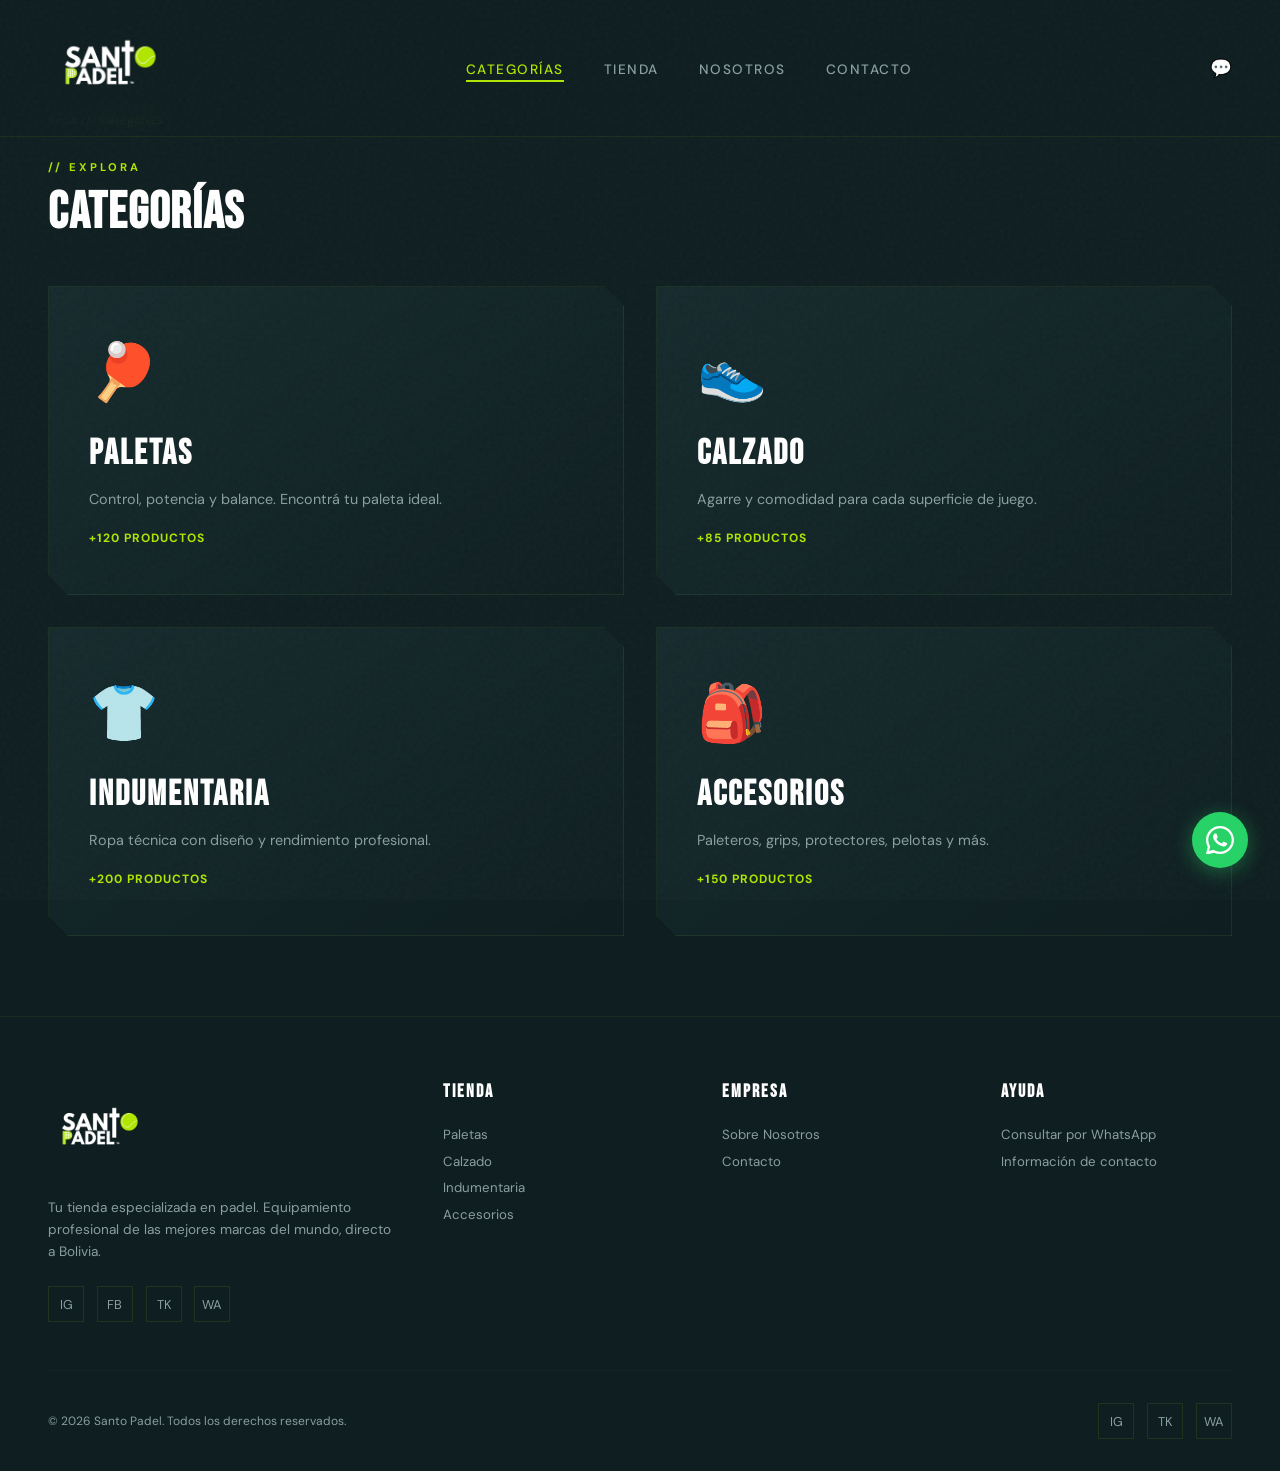
<file: categorias/index.html>
<!DOCTYPE html>
<html lang="es">
<head>
  <meta charset="UTF-8">
  <meta name="viewport" content="width=device-width, initial-scale=1.0">
  <title>Categorías | Santo Padel Bolivia</title>
  <meta name="description" content="Explorá todas las categorías de Santo Padel: paletas, calzado, indumentaria y accesorios de las mejores marcas del mundo.">
  <meta name="robots" content="index, follow">
  <link rel="icon" type="image/svg+xml" href="../assets/img/logo.svg">
  <link rel="manifest" href="../manifest.json">
  <link href="https://fonts.googleapis.com/css2?family=Bebas+Neue&family=DM+Sans:ital,wght@0,400;0,500;0,700;1,400&display=swap" rel="stylesheet">
  <link rel="stylesheet" href="../assets/css/global.css">
  <style>
    .categorias-page { padding: 7rem 3rem 5rem; }
    .cat-grid-full {
      display: grid;
      grid-template-columns: repeat(2, 1fr);
      gap: 2rem;
      margin-top: 1rem;
    }
    .cat-card-lg {
      position: relative;
      background: linear-gradient(145deg, rgba(30,60,63,0.4), rgba(15,30,32,0.8));
      border: 1px solid rgba(177,229,1,0.06);
      padding: 3rem 2.5rem;
      cursor: pointer;
      overflow: hidden;
      transition: all 0.4s;
      clip-path: polygon(0 0, calc(100% - 20px) 0, 100% 20px, 100% 100%, 20px 100%, 0 calc(100% - 20px));
      text-decoration: none;
      color: inherit;
      display: block;
    }
    .cat-card-lg:hover {
      border-color: rgba(177,229,1,0.2);
      transform: translateY(-4px);
      box-shadow: 0 16px 40px rgba(0,0,0,0.3);
    }
    .cat-card-lg:hover .cat-arrow { opacity: 1; transform: translateX(0); }
    .cat-icon-lg { font-size: 3.5rem; margin-bottom: 1.5rem; display: block; }
    .cat-card-lg h2 {
      font-family: 'Bebas Neue', sans-serif;
      font-size: 2.2rem;
      letter-spacing: 2px;
      margin-bottom: 0.8rem;
    }
    .cat-card-lg p { font-size: 0.9rem; color: var(--text-muted); line-height: 1.6; max-width: 400px; }
    .cat-card-lg .cat-count {
      font-size: 0.75rem;
      font-weight: 700;
      color: var(--primary);
      letter-spacing: 1px;
      margin-top: 1.2rem;
    }
    .cat-arrow {
      position: absolute;
      top: 2rem; right: 2rem;
      color: var(--primary);
      font-size: 1.5rem;
      opacity: 0;
      transform: translateX(-8px);
      transition: all 0.3s;
    }
    @media (max-width: 768px) {
      .categorias-page { padding: 6rem 1.5rem 3rem; }
      .cat-grid-full { grid-template-columns: 1fr; }
    }
  </style>
</head>
<body>

<div id="navbar-root"></div>

<main class="categorias-page">
  <nav class="breadcrumb" aria-label="Breadcrumb">
    <a href="../">Inicio</a>
    <span>/</span>
    <span>Categorías</span>
  </nav>

  <div class="section-header">
    <div>
      <div class="section-tag">// Explora</div>
      <h1 class="section-title">CATEGORÍAS</h1>
    </div>
  </div>

  <div class="cat-grid-full" id="categories-grid"></div>
</main>

<div id="footer-root"></div>
<div id="wa-root"></div>

<script type="module">
  import { initComponents } from "../assets/js/components.js";
  import { getPrefix } from "../assets/js/utils.js";

  initComponents("categorias");

  async function loadCategories() {
    const p = getPrefix();
    const res = await fetch(`${p}data/categories.json?v=1.0`);
    const data = await res.json();
    const grid = document.getElementById("categories-grid");
    grid.innerHTML = data.categories.map(cat => `
      <a href="${p}productos/?categoria=${cat.id}" class="cat-card-lg">
        <span class="cat-icon-lg">${cat.icon}</span>
        <h2>${cat.name.toUpperCase()}</h2>
        <p>${cat.description}</p>
        <div class="cat-count">+${cat.productCount} PRODUCTOS</div>
        <span class="cat-arrow">→</span>
      </a>
    `).join("");
  }

  loadCategories();
</script>
</body>
</html>
</file>
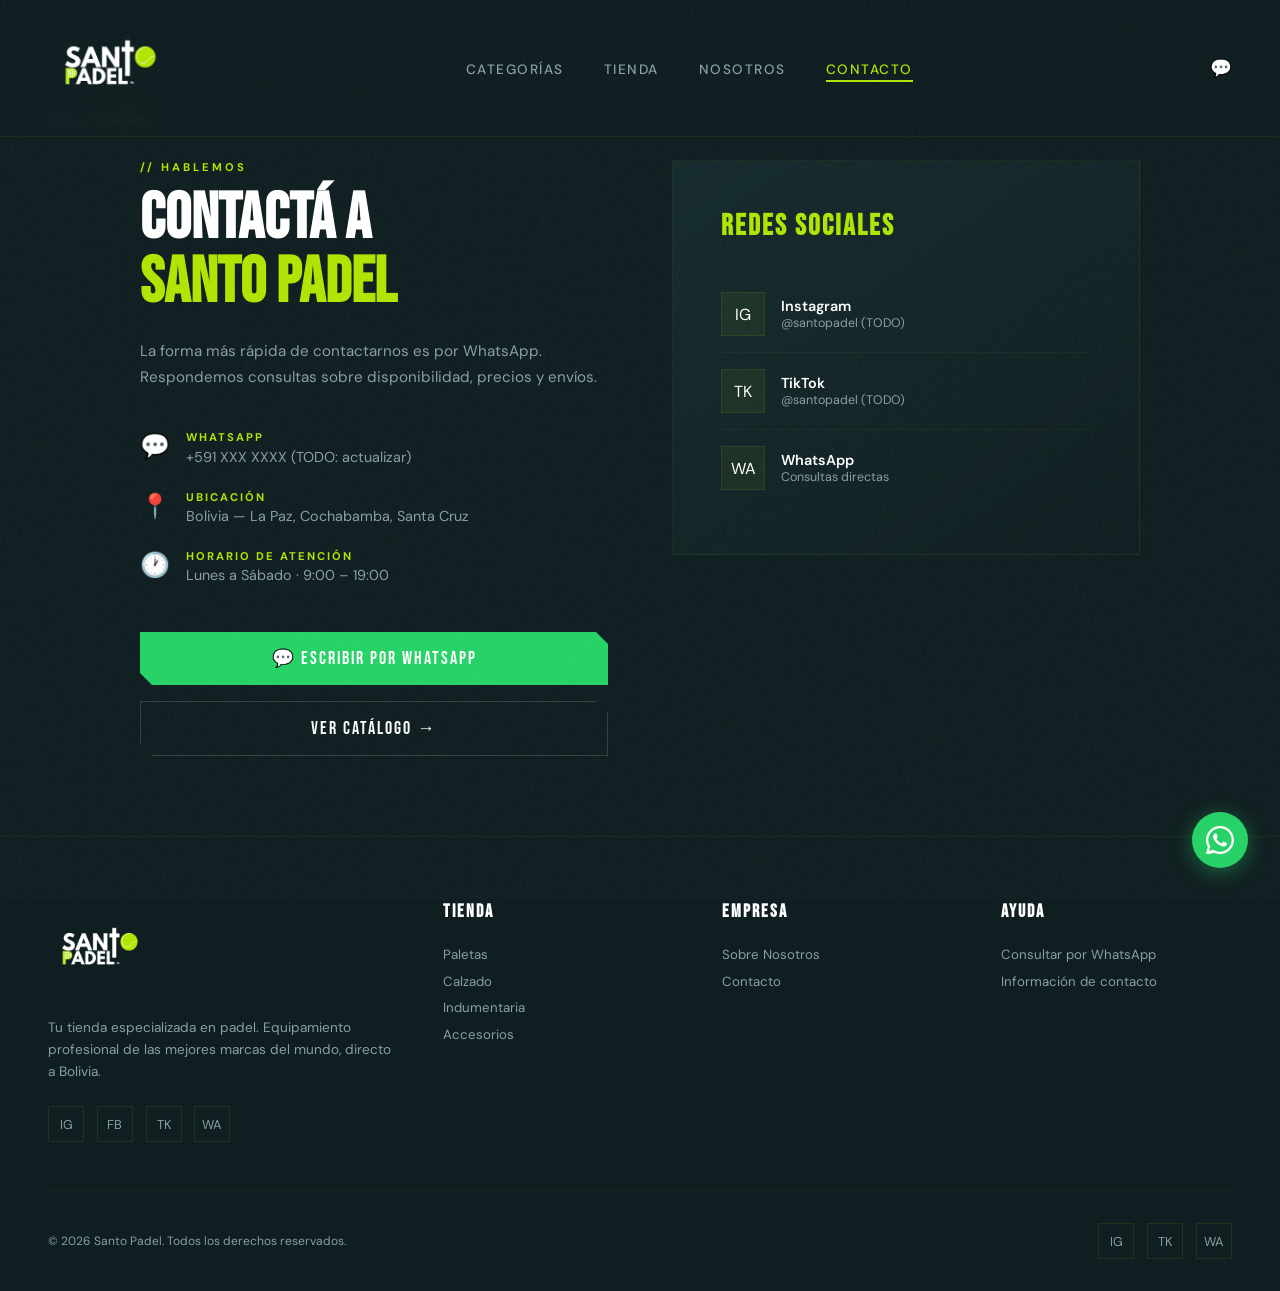
<file: contacto/index.html>
<!DOCTYPE html>
<html lang="es">
<head>
  <meta charset="UTF-8">
  <meta name="viewport" content="width=device-width, initial-scale=1.0">
  <title>Contacto | Santo Padel Bolivia</title>
  <meta name="description" content="Contactá a Santo Padel por WhatsApp, redes sociales o visitá nuestra tienda en Bolivia.">
  <meta name="robots" content="index, follow">
  <link rel="icon" type="image/svg+xml" href="../assets/img/logo.svg">
  <link rel="manifest" href="../manifest.json">
  <link href="https://fonts.googleapis.com/css2?family=Bebas+Neue&family=DM+Sans:ital,wght@0,400;0,500;0,700;1,400&display=swap" rel="stylesheet">
  <link rel="stylesheet" href="../assets/css/global.css">
  <style>
    .contacto-page { padding: 7rem 3rem 5rem; }
    .contacto-layout {
      display: grid;
      grid-template-columns: 1fr 1fr;
      gap: 4rem;
      max-width: 1000px;
      margin: 0 auto;
    }
    .contacto-info h2 {
      font-family: 'Bebas Neue', sans-serif;
      font-size: clamp(2.5rem, 5vw, 4rem);
      line-height: 1;
      margin-bottom: 1.5rem;
    }
    .contacto-info h2 .accent { color: var(--primary); }
    .contacto-info > p {
      color: var(--text-muted);
      font-size: 0.95rem;
      line-height: 1.7;
      margin-bottom: 2.5rem;
    }
    .contact-item {
      display: flex;
      align-items: flex-start;
      gap: 1rem;
      margin-bottom: 1.5rem;
    }
    .contact-item-icon {
      font-size: 1.5rem;
      flex-shrink: 0;
    }
    .contact-item-label {
      font-size: 0.7rem;
      font-weight: 700;
      letter-spacing: 2px;
      text-transform: uppercase;
      color: var(--primary);
      margin-bottom: 0.2rem;
    }
    .contact-item-value {
      font-size: 0.9rem;
      color: var(--text-muted);
    }
    .contacto-actions {
      display: flex;
      flex-direction: column;
      gap: 1rem;
      margin-top: 3rem;
    }
    .contacto-actions .btn-whatsapp,
    .contacto-actions .btn-outline { justify-content: center; }
    .contacto-redes {
      background: linear-gradient(145deg, rgba(30,60,63,0.4), rgba(15,30,32,0.8));
      border: 1px solid rgba(177,229,1,0.06);
      padding: 3rem;
      align-self: start;
    }
    .contacto-redes h3 {
      font-family: 'Bebas Neue', sans-serif;
      font-size: 1.8rem;
      letter-spacing: 2px;
      margin-bottom: 2rem;
      color: var(--primary);
    }
    .red-social {
      display: flex;
      align-items: center;
      gap: 1rem;
      padding: 1rem 0;
      border-bottom: 1px solid rgba(177,229,1,0.05);
      text-decoration: none;
      color: inherit;
      transition: color 0.3s;
    }
    .red-social:last-child { border-bottom: none; }
    .red-social:hover { color: var(--primary); }
    .red-social-icon {
      width: 44px; height: 44px;
      background: rgba(177,229,1,0.06);
      border: 1px solid rgba(177,229,1,0.1);
      display: grid;
      place-items: center;
      font-size: 1rem;
      transition: all 0.3s;
      flex-shrink: 0;
    }
    .red-social:hover .red-social-icon {
      background: rgba(177,229,1,0.12);
      border-color: rgba(177,229,1,0.3);
    }
    .red-social-name { font-weight: 600; font-size: 0.9rem; }
    .red-social-handle { font-size: 0.78rem; color: var(--text-muted); }
    @media (max-width: 768px) {
      .contacto-page { padding: 6rem 1.5rem 3rem; }
      .contacto-layout { grid-template-columns: 1fr; gap: 2rem; }
    }
  </style>
</head>
<body>

<div id="navbar-root"></div>

<main class="contacto-page">
  <nav class="breadcrumb" aria-label="Breadcrumb">
    <a href="../">Inicio</a>
    <span>/</span>
    <span>Contacto</span>
  </nav>

  <div class="contacto-layout">
    <div class="contacto-info">
      <div class="section-tag">// Hablemos</div>
      <h2>CONTACTÁ A<br><span class="accent">SANTO PADEL</span></h2>
      <p>La forma más rápida de contactarnos es por WhatsApp. Respondemos consultas sobre disponibilidad, precios y envíos.</p>

      <div class="contact-item">
        <span class="contact-item-icon">💬</span>
        <div>
          <div class="contact-item-label">WhatsApp</div>
          <div class="contact-item-value">+591 XXX XXXX (TODO: actualizar)</div>
        </div>
      </div>
      <div class="contact-item">
        <span class="contact-item-icon">📍</span>
        <div>
          <div class="contact-item-label">Ubicación</div>
          <div class="contact-item-value">Bolivia — La Paz, Cochabamba, Santa Cruz</div>
        </div>
      </div>
      <div class="contact-item">
        <span class="contact-item-icon">🕐</span>
        <div>
          <div class="contact-item-label">Horario de atención</div>
          <div class="contact-item-value">Lunes a Sábado · 9:00 – 19:00</div>
        </div>
      </div>

      <div class="contacto-actions">
        <a id="wa-contacto-btn" href="#" target="_blank" rel="noopener" class="btn-whatsapp">
          💬 ESCRIBIR POR WHATSAPP
        </a>
        <a href="../productos/" class="btn-outline">VER CATÁLOGO →</a>
      </div>
    </div>

    <div class="contacto-redes">
      <h3>REDES SOCIALES</h3>
      <a href="#" class="red-social" target="_blank" rel="noopener">
        <div class="red-social-icon">IG</div>
        <div>
          <div class="red-social-name">Instagram</div>
          <div class="red-social-handle">@santopadel (TODO)</div>
        </div>
      </a>
      <a href="#" class="red-social" target="_blank" rel="noopener">
        <div class="red-social-icon">TK</div>
        <div>
          <div class="red-social-name">TikTok</div>
          <div class="red-social-handle">@santopadel (TODO)</div>
        </div>
      </a>
      <a href="#" class="red-social" id="wa-redes-btn" target="_blank" rel="noopener">
        <div class="red-social-icon">WA</div>
        <div>
          <div class="red-social-name">WhatsApp</div>
          <div class="red-social-handle">Consultas directas</div>
        </div>
      </a>
    </div>
  </div>
</main>

<div id="footer-root"></div>
<div id="wa-root"></div>

<script type="module">
  import { initComponents } from "../assets/js/components.js";
  import { buildGeneralInquiryURL } from "../assets/js/whatsapp.js";

  initComponents("contacto");
  const waURL = buildGeneralInquiryURL("consulta de contacto");
  document.getElementById("wa-contacto-btn").href = waURL;
  document.getElementById("wa-redes-btn").href = waURL;
</script>
</body>
</html>
</file>
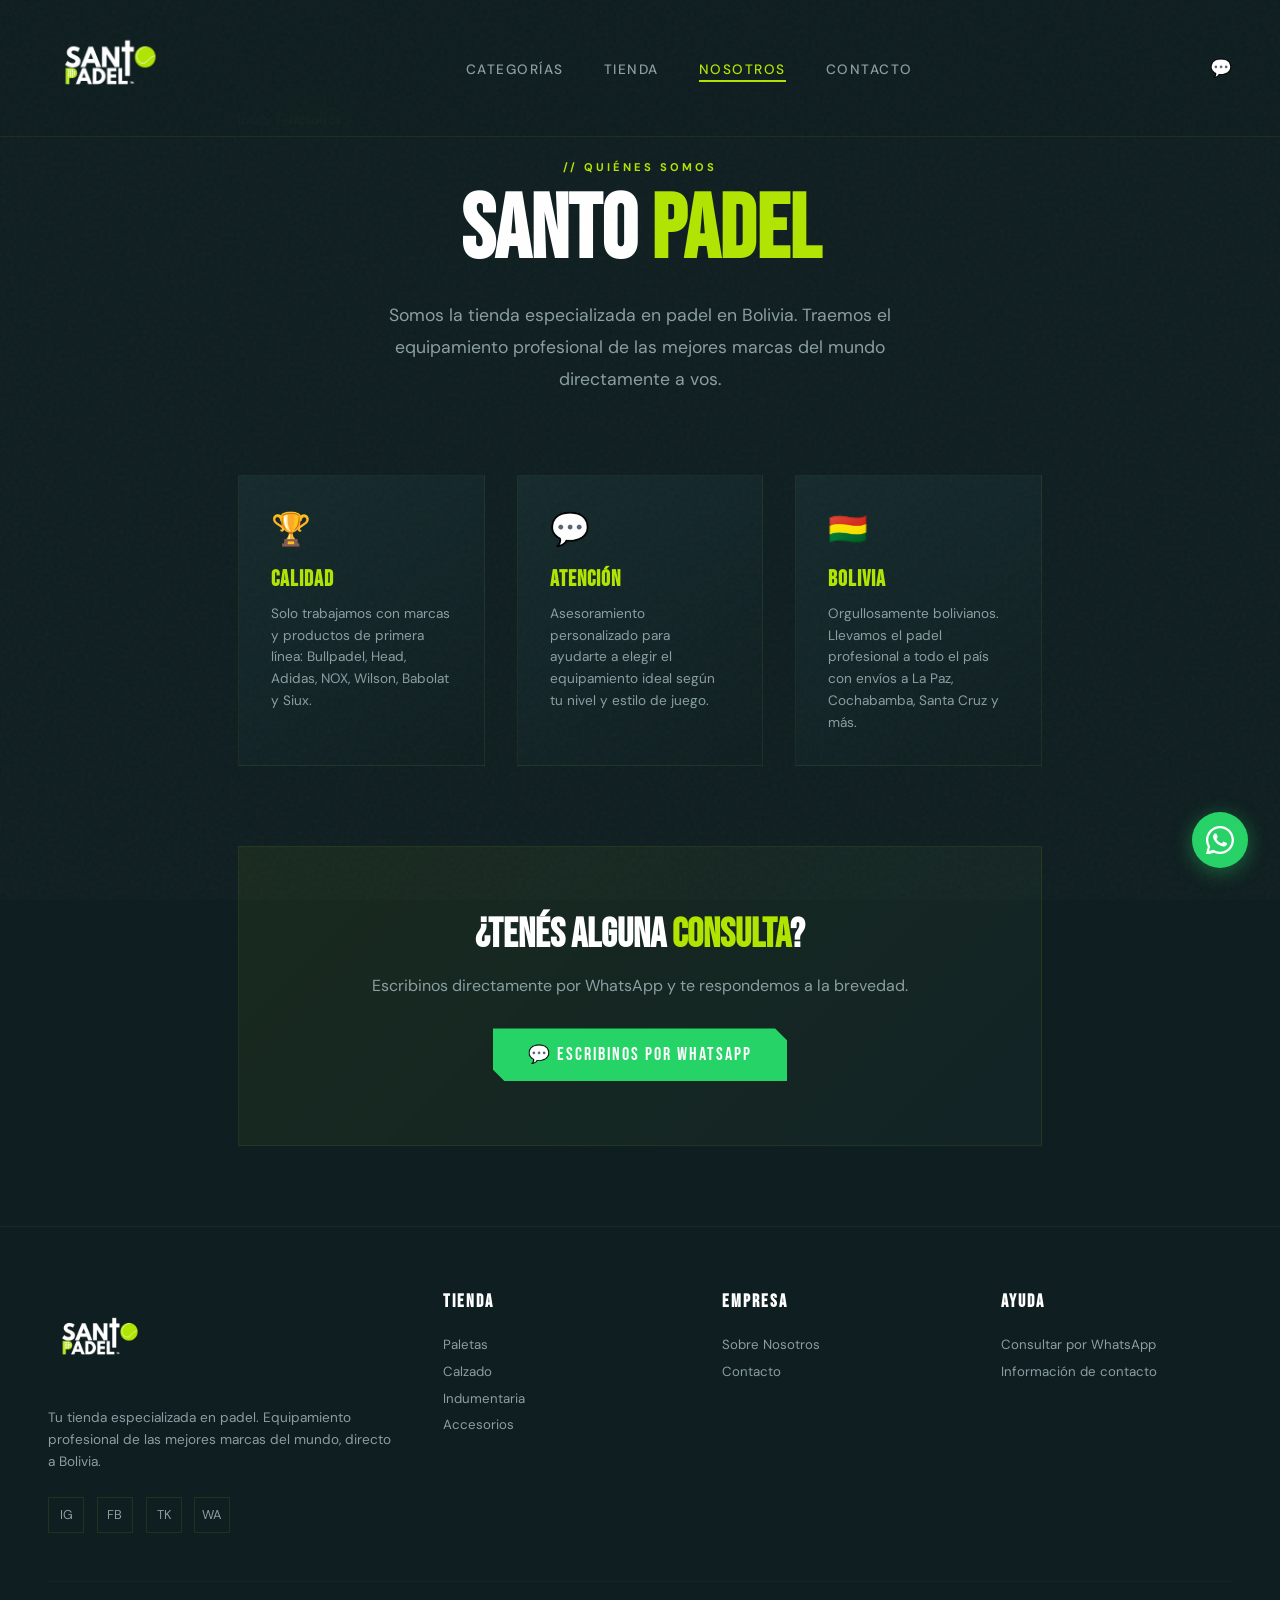
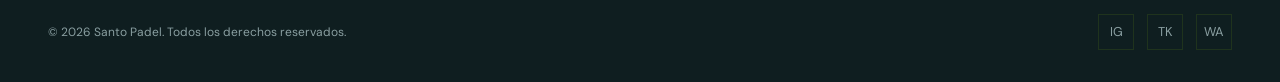
<file: nosotros/index.html>
<!DOCTYPE html>
<html lang="es">
<head>
  <meta charset="UTF-8">
  <meta name="viewport" content="width=device-width, initial-scale=1.0">
  <title>Sobre Nosotros | Santo Padel Bolivia</title>
  <meta name="description" content="Conocé la historia de Santo Padel, tu tienda especializada en padel en Bolivia.">
  <meta name="robots" content="index, follow">
  <link rel="icon" type="image/svg+xml" href="../assets/img/logo.svg">
  <link rel="manifest" href="../manifest.json">
  <link href="https://fonts.googleapis.com/css2?family=Bebas+Neue&family=DM+Sans:ital,wght@0,400;0,500;0,700;1,400&display=swap" rel="stylesheet">
  <link rel="stylesheet" href="../assets/css/global.css">
  <style>
    .nosotros-page { padding: 7rem 3rem 5rem; max-width: 900px; margin: 0 auto; }
    .nosotros-hero {
      text-align: center;
      margin-bottom: 5rem;
    }
    .nosotros-hero h1 {
      font-family: 'Bebas Neue', sans-serif;
      font-size: clamp(3rem, 7vw, 6rem);
      line-height: 1;
      margin-bottom: 1.5rem;
    }
    .nosotros-hero h1 .accent { color: var(--primary); }
    .nosotros-hero p {
      font-size: 1.1rem;
      color: var(--text-muted);
      line-height: 1.8;
      max-width: 600px;
      margin: 0 auto;
    }
    .nosotros-values {
      display: grid;
      grid-template-columns: repeat(3, 1fr);
      gap: 2rem;
      margin-bottom: 5rem;
    }
    .value-card {
      background: linear-gradient(145deg, rgba(30,60,63,0.4), rgba(15,30,32,0.8));
      border: 1px solid rgba(177,229,1,0.06);
      padding: 2rem;
    }
    .value-icon { font-size: 2rem; margin-bottom: 1rem; display: block; }
    .value-card h3 {
      font-family: 'Bebas Neue', sans-serif;
      font-size: 1.4rem;
      letter-spacing: 1px;
      margin-bottom: 0.6rem;
      color: var(--primary);
    }
    .value-card p { font-size: 0.85rem; color: var(--text-muted); line-height: 1.6; }
    .nosotros-cta {
      text-align: center;
      padding: 4rem 2rem;
      background: linear-gradient(135deg, rgba(177,229,1,0.06), rgba(30,60,63,0.2));
      border: 1px solid rgba(177,229,1,0.08);
    }
    .nosotros-cta h2 {
      font-family: 'Bebas Neue', sans-serif;
      font-size: 2.5rem;
      margin-bottom: 1rem;
    }
    .nosotros-cta h2 .accent { color: var(--primary); }
    .nosotros-cta p { color: var(--text-muted); margin-bottom: 2rem; }
    @media (max-width: 768px) {
      .nosotros-page { padding: 6rem 1.5rem 3rem; }
      .nosotros-values { grid-template-columns: 1fr; }
    }
  </style>
</head>
<body>

<div id="navbar-root"></div>

<main class="nosotros-page">
  <nav class="breadcrumb" aria-label="Breadcrumb">
    <a href="../">Inicio</a>
    <span>/</span>
    <span>Nosotros</span>
  </nav>

  <div class="nosotros-hero">
    <div class="section-tag">// Quiénes somos</div>
    <h1>SANTO <span class="accent">PADEL</span></h1>
    <p>Somos la tienda especializada en padel en Bolivia. Traemos el equipamiento profesional de las mejores marcas del mundo directamente a vos.</p>
  </div>

  <div class="nosotros-values">
    <div class="value-card">
      <span class="value-icon">🏆</span>
      <h3>CALIDAD</h3>
      <p>Solo trabajamos con marcas y productos de primera línea: Bullpadel, Head, Adidas, NOX, Wilson, Babolat y Siux.</p>
    </div>
    <div class="value-card">
      <span class="value-icon">💬</span>
      <h3>ATENCIÓN</h3>
      <p>Asesoramiento personalizado para ayudarte a elegir el equipamiento ideal según tu nivel y estilo de juego.</p>
    </div>
    <div class="value-card">
      <span class="value-icon">🇧🇴</span>
      <h3>BOLIVIA</h3>
      <p>Orgullosamente bolivianos. Llevamos el padel profesional a todo el país con envíos a La Paz, Cochabamba, Santa Cruz y más.</p>
    </div>
  </div>

  <div class="nosotros-cta">
    <h2>¿TENÉS ALGUNA <span class="accent">CONSULTA</span>?</h2>
    <p>Escribinos directamente por WhatsApp y te respondemos a la brevedad.</p>
    <a id="wa-nosotros-btn" href="#" target="_blank" rel="noopener" class="btn-whatsapp">
      💬 ESCRIBINOS POR WHATSAPP
    </a>
  </div>
</main>

<div id="footer-root"></div>
<div id="wa-root"></div>

<script type="module">
  import { initComponents } from "../assets/js/components.js";
  import { buildGeneralInquiryURL } from "../assets/js/whatsapp.js";

  initComponents("nosotros");
  document.getElementById("wa-nosotros-btn").href = buildGeneralInquiryURL("Santo Padel y sus productos");
</script>
</body>
</html>
</file>
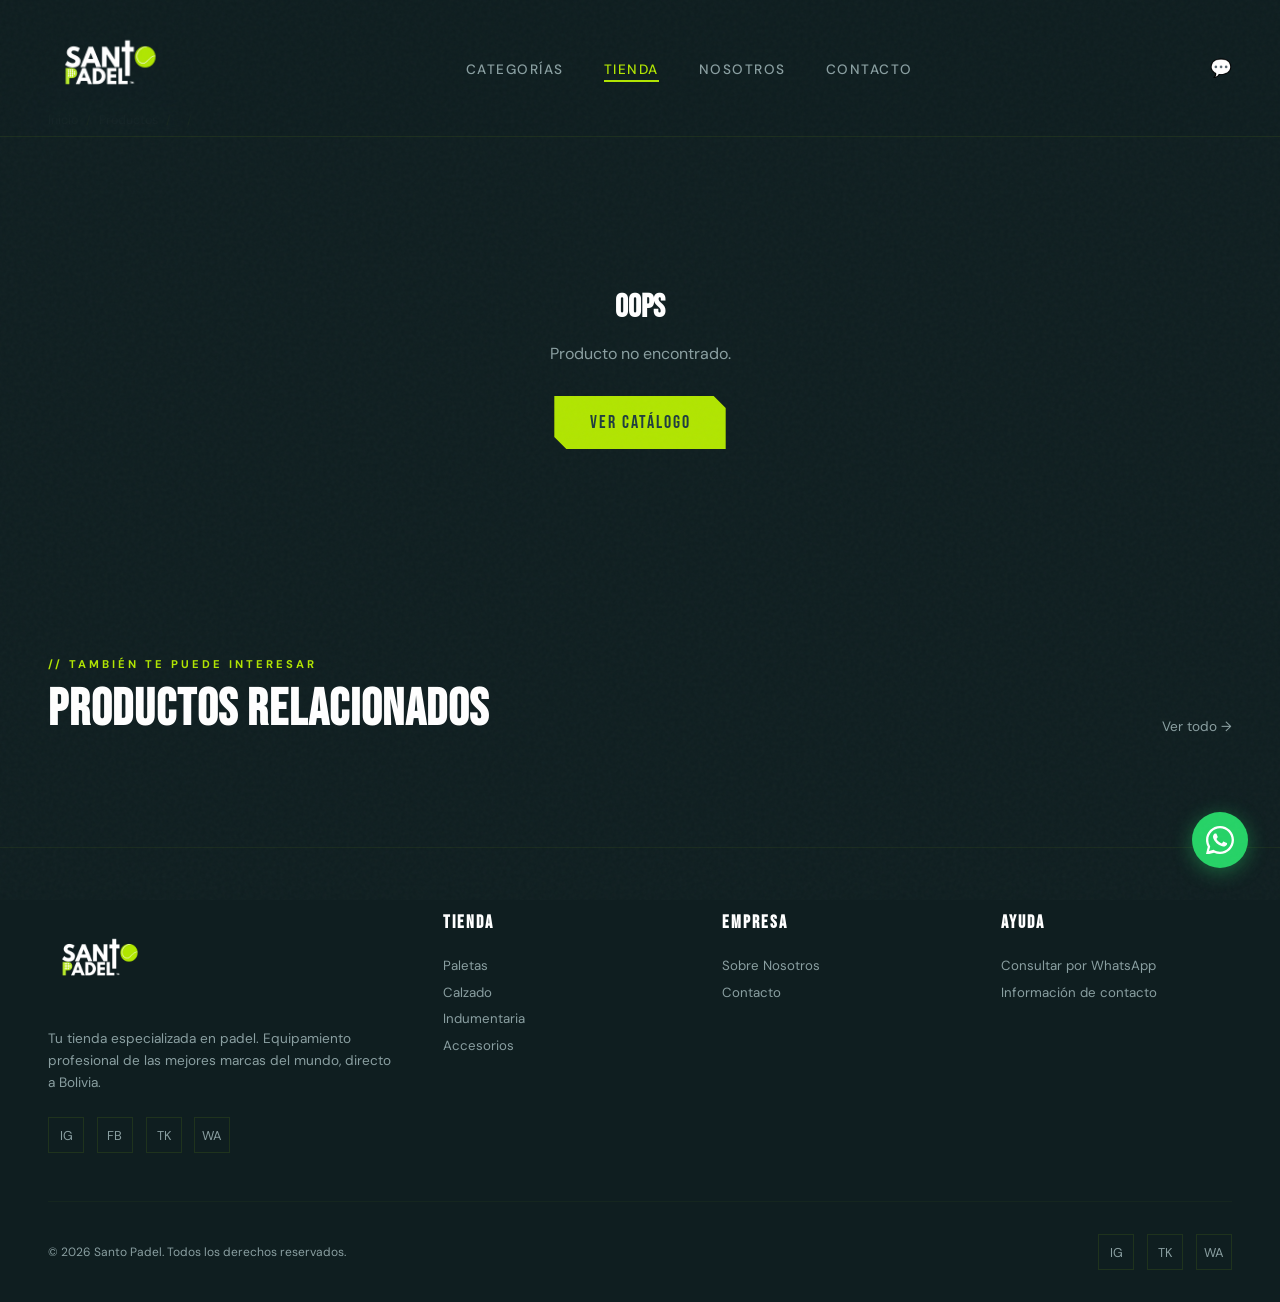
<file: productos/detalle.html>
<!DOCTYPE html>
<html lang="es">
<head>
  <meta charset="UTF-8">
  <meta name="viewport" content="width=device-width, initial-scale=1.0">
  <title>Producto | Santo Padel Bolivia</title>
  <meta name="robots" content="index, follow">
  <link rel="icon" type="image/svg+xml" href="../assets/img/logo.svg">
  <link rel="manifest" href="../manifest.json">
  <link href="https://fonts.googleapis.com/css2?family=Bebas+Neue&family=DM+Sans:ital,wght@0,400;0,500;0,700;1,400&display=swap" rel="stylesheet">
  <link rel="stylesheet" href="../assets/css/global.css">
  <link rel="stylesheet" href="../assets/css/detail.css">
</head>
<body>

<div id="navbar-root"></div>

<main class="detail-page">
  <nav class="breadcrumb" aria-label="Breadcrumb">
    <a href="../">Inicio</a>
    <span>/</span>
    <a href="../productos/">Productos</a>
    <span>/</span>
    <a href="#" id="breadcrumb-category"></a>
    <span>/</span>
    <span id="breadcrumb-product"></span>
  </nav>

  <div id="detail-root"></div>
</main>

<section class="related" id="related-section">
  <div class="section-header">
    <div>
      <div class="section-tag">// También te puede interesar</div>
      <h2 class="section-title">PRODUCTOS RELACIONADOS</h2>
    </div>
    <a href="../productos/" class="section-link">Ver todo →</a>
  </div>
  <div class="related-grid" id="related-grid"></div>
</section>

<div id="footer-root"></div>
<div id="wa-root"></div>

<script type="module">
  import { initComponents } from "../assets/js/components.js";
  import { initDetail } from "../assets/js/detail.js";

  initComponents("productos");
  initDetail();
</script>
</body>
</html>
</file>
<file: assets/css/global.css>
/* ═══════════════════════════════════════
   global.css — Variables, reset, tipografía,
   navbar, footer, componentes compartidos
   ═══════════════════════════════════════ */

/* ── Variables ── */
:root {
  --primary: #b1e501;
  --secondary: #1e3c3f;
  --tertiary: #ffffff;
  --primary-dark: #8fb800;
  --secondary-light: #2a5458;
  --bg-dark: #0f1e20;
  --text-muted: #8a9fa1;
}

/* ── Reset ── */
* { margin: 0; padding: 0; box-sizing: border-box; }
html { scroll-behavior: smooth; }
body {
  font-family: 'DM Sans', sans-serif;
  background: var(--bg-dark);
  color: var(--tertiary);
  overflow-x: hidden;
}

/* ── Scrollbar ── */
::-webkit-scrollbar { width: 6px; }
::-webkit-scrollbar-track { background: var(--bg-dark); }
::-webkit-scrollbar-thumb { background: var(--primary); border-radius: 3px; }

/* ── Noise overlay ── */
body::before {
  content: '';
  position: fixed;
  inset: 0;
  background: url("data:image/svg+xml,%3Csvg viewBox='0 0 256 256' xmlns='http://www.w3.org/2000/svg'%3E%3Cfilter id='n'%3E%3CfeTurbulence type='fractalNoise' baseFrequency='0.9' numOctaves='4' stitchTiles='stitch'/%3E%3C/filter%3E%3Crect width='100%25' height='100%25' filter='url(%23n)' opacity='0.03'/%3E%3C/svg%3E");
  pointer-events: none;
  z-index: 9999;
}

/* ── NAVBAR ── */
#main-nav {
  position: fixed;
  top: 0;
  width: 100%;
  z-index: 100;
  padding: 1rem 3rem;
  display: flex;
  align-items: center;
  justify-content: space-between;
  background: rgba(15, 30, 32, 0.85);
  backdrop-filter: blur(20px);
  border-bottom: 1px solid rgba(177, 229, 1, 0.08);
  transition: all 0.4s;
}

.logo {
  font-family: 'Bebas Neue', sans-serif;
  font-size: 2rem;
  letter-spacing: 3px;
  color: var(--tertiary);
  text-decoration: none;
  display: flex;
  align-items: center;
  gap: 0.5rem;
}
.logo span { color: var(--primary); }
.logo-icon {
  width: 32px; height: 32px;
  background: var(--primary);
  border-radius: 50%;
  display: grid; place-items: center;
  font-size: 0.9rem;
  color: var(--secondary);
  font-weight: 700;
}

.nav-links { display: flex; gap: 2.5rem; list-style: none; }
.nav-links a {
  color: var(--text-muted);
  text-decoration: none;
  font-size: 0.85rem;
  font-weight: 500;
  letter-spacing: 1.5px;
  text-transform: uppercase;
  transition: color 0.3s;
  position: relative;
}
.nav-links a::after {
  content: '';
  position: absolute;
  bottom: -4px; left: 0;
  width: 0; height: 2px;
  background: var(--primary);
  transition: width 0.3s;
}
.nav-links a:hover,
.nav-links a.active { color: var(--primary); }
.nav-links a:hover::after,
.nav-links a.active::after { width: 100%; }

.nav-actions { display: flex; gap: 1.2rem; align-items: center; }
.nav-btn {
  background: none;
  border: none;
  color: var(--tertiary);
  cursor: pointer;
  font-size: 1.1rem;
  transition: color 0.3s;
  text-decoration: none;
  display: flex;
  align-items: center;
}
.nav-btn:hover { color: var(--primary); }

/* ── Hamburger (mobile) ── */
.nav-hamburger {
  display: none;
  flex-direction: column;
  gap: 5px;
  background: none;
  border: none;
  cursor: pointer;
  padding: 4px;
}
.nav-hamburger span {
  display: block;
  width: 24px; height: 2px;
  background: var(--tertiary);
  transition: all 0.3s;
}

/* ── FOOTER ── */
footer {
  padding: 4rem 3rem 2rem;
  border-top: 1px solid rgba(177, 229, 1, 0.06);
}
.footer-grid {
  display: grid;
  grid-template-columns: 1.5fr 1fr 1fr 1fr;
  gap: 3rem;
  margin-bottom: 3rem;
}
.footer-brand .logo { margin-bottom: 1rem; }
.footer-brand p {
  font-size: 0.85rem;
  color: var(--text-muted);
  line-height: 1.6;
  margin-bottom: 1.5rem;
}
.footer-socials { display: flex; gap: 0.8rem; }
.social-icon {
  width: 36px; height: 36px;
  border: 1px solid rgba(177, 229, 1, 0.1);
  display: grid;
  place-items: center;
  color: var(--text-muted);
  font-size: 0.8rem;
  cursor: pointer;
  text-decoration: none;
  transition: all 0.3s;
}
.social-icon:hover {
  border-color: var(--primary);
  color: var(--primary);
  background: rgba(177, 229, 1, 0.05);
}

.footer-col h4 {
  font-family: 'Bebas Neue', sans-serif;
  font-size: 1.1rem;
  letter-spacing: 2px;
  margin-bottom: 1.2rem;
}
.footer-col a {
  display: block;
  color: var(--text-muted);
  text-decoration: none;
  font-size: 0.83rem;
  padding: 0.3rem 0;
  transition: color 0.3s;
}
.footer-col a:hover { color: var(--primary); }

.footer-bottom {
  display: flex;
  justify-content: space-between;
  align-items: center;
  padding-top: 2rem;
  border-top: 1px solid rgba(177, 229, 1, 0.04);
  font-size: 0.75rem;
  color: var(--text-muted);
}
.footer-socials-bottom { display: flex; gap: 0.8rem; }

/* ── Shared buttons ── */
.btn-primary {
  display: inline-flex;
  align-items: center;
  gap: 0.5rem;
  padding: 1rem 2.2rem;
  background: var(--primary);
  color: var(--secondary);
  font-family: 'Bebas Neue', sans-serif;
  font-size: 1.1rem;
  letter-spacing: 2px;
  border: none;
  cursor: pointer;
  text-decoration: none;
  clip-path: polygon(0 0, calc(100% - 12px) 0, 100% 12px, 100% 100%, 12px 100%, 0 calc(100% - 12px));
  transition: all 0.3s;
}
.btn-primary:hover {
  background: var(--tertiary);
  transform: translateY(-2px);
  box-shadow: 0 8px 30px rgba(177, 229, 1, 0.2);
}

.btn-outline {
  display: inline-flex;
  align-items: center;
  gap: 0.5rem;
  padding: 1rem 2.2rem;
  background: transparent;
  color: var(--tertiary);
  font-family: 'Bebas Neue', sans-serif;
  font-size: 1.1rem;
  letter-spacing: 2px;
  border: 1px solid rgba(255, 255, 255, 0.15);
  cursor: pointer;
  text-decoration: none;
  clip-path: polygon(0 0, calc(100% - 12px) 0, 100% 12px, 100% 100%, 12px 100%, 0 calc(100% - 12px));
  transition: all 0.3s;
}
.btn-outline:hover {
  border-color: var(--primary);
  color: var(--primary);
  transform: translateY(-2px);
}

.btn-whatsapp {
  display: inline-flex;
  align-items: center;
  justify-content: center;
  gap: 0.6rem;
  padding: 1rem 2.2rem;
  background: #25D366;
  color: #fff;
  font-family: 'Bebas Neue', sans-serif;
  font-size: 1.1rem;
  letter-spacing: 2px;
  border: none;
  cursor: pointer;
  text-decoration: none;
  clip-path: polygon(0 0, calc(100% - 12px) 0, 100% 12px, 100% 100%, 12px 100%, 0 calc(100% - 12px));
  transition: all 0.3s;
}
.btn-whatsapp:hover {
  background: #1ebe5b;
  transform: translateY(-2px);
  box-shadow: 0 8px 30px rgba(37, 211, 102, 0.3);
}
.btn-whatsapp svg { width: 20px; height: 20px; fill: #fff; }

/* ── WhatsApp floating button ── */
.wa-float {
  position: fixed;
  bottom: 2rem;
  right: 2rem;
  width: 56px;
  height: 56px;
  background: #25D366;
  border-radius: 50%;
  display: grid;
  place-items: center;
  box-shadow: 0 4px 20px rgba(37, 211, 102, 0.4);
  z-index: 998;
  cursor: pointer;
  text-decoration: none;
  transition: transform 0.3s, box-shadow 0.3s;
}
.wa-float:hover {
  transform: scale(1.1);
  box-shadow: 0 6px 28px rgba(37, 211, 102, 0.5);
}
.wa-float svg { width: 28px; height: 28px; fill: white; }

/* ── Section header ── */
.section-header {
  display: flex;
  align-items: flex-end;
  justify-content: space-between;
  margin-bottom: 3rem;
}
.section-tag {
  font-size: 0.7rem;
  font-weight: 700;
  letter-spacing: 3px;
  text-transform: uppercase;
  color: var(--primary);
  margin-bottom: 0.8rem;
}
.section-title {
  font-family: 'Bebas Neue', sans-serif;
  font-size: clamp(2rem, 4vw, 3.2rem);
  letter-spacing: 1px;
  line-height: 1;
}
.section-link {
  color: var(--text-muted);
  font-size: 0.85rem;
  text-decoration: none;
  display: flex;
  align-items: center;
  gap: 0.5rem;
  transition: color 0.3s;
  white-space: nowrap;
}
.section-link:hover { color: var(--primary); }

/* ── Breadcrumb ── */
.breadcrumb {
  display: flex;
  align-items: center;
  gap: 0.5rem;
  font-size: 0.78rem;
  color: var(--text-muted);
  margin-bottom: 2rem;
}
.breadcrumb a {
  color: var(--text-muted);
  text-decoration: none;
  transition: color 0.3s;
}
.breadcrumb a:hover { color: var(--primary); }
.breadcrumb span { color: var(--primary); }

/* ── Product card (shared between home & catalog) ── */
.product-card {
  background: linear-gradient(160deg, rgba(30, 60, 63, 0.3), rgba(15, 30, 32, 0.6));
  border: 1px solid rgba(177, 229, 1, 0.05);
  overflow: hidden;
  transition: all 0.4s;
  position: relative;
}
.product-card:hover {
  border-color: rgba(177, 229, 1, 0.15);
  transform: translateY(-6px);
  box-shadow: 0 20px 50px rgba(0, 0, 0, 0.4);
}

.product-img {
  position: relative;
  aspect-ratio: 1;
  background: linear-gradient(135deg, var(--secondary), var(--bg-dark));
  display: grid;
  place-items: center;
  overflow: hidden;
}
.product-img img {
  width: 100%;
  height: 100%;
  object-fit: cover;
  transition: transform 0.5s;
}
.product-card:hover .product-img img { transform: scale(1.05); }
.product-img .placeholder-svg {
  width: 60%;
  height: 60%;
  opacity: 0.15;
}

.product-badge {
  position: absolute;
  top: 1rem; left: 1rem;
  padding: 0.25rem 0.75rem;
  font-size: 0.65rem;
  font-weight: 700;
  letter-spacing: 1.5px;
  text-transform: uppercase;
}
.badge-new { background: var(--primary); color: var(--secondary); }
.badge-sale { background: #e5014b; color: var(--tertiary); }
.badge-hot { background: #ff8c00; color: var(--secondary); }

.product-info { padding: 1.5rem; }
.product-brand {
  font-size: 0.65rem;
  font-weight: 700;
  letter-spacing: 2px;
  text-transform: uppercase;
  color: var(--primary);
  margin-bottom: 0.4rem;
}
.product-name {
  font-family: 'Bebas Neue', sans-serif;
  font-size: 1.25rem;
  letter-spacing: 0.5px;
  margin-bottom: 0.3rem;
  color: var(--tertiary);
  text-decoration: none;
  display: block;
}
.product-name:hover { color: var(--primary); }
.product-desc {
  font-size: 0.78rem;
  color: var(--text-muted);
  margin-bottom: 1rem;
  line-height: 1.4;
}
.product-bottom {
  display: flex;
  align-items: center;
  justify-content: space-between;
}
.product-price {
  font-family: 'Bebas Neue', sans-serif;
  font-size: 1.4rem;
  color: var(--tertiary);
}
.product-price .old {
  font-size: 0.85rem;
  color: var(--text-muted);
  text-decoration: line-through;
  margin-left: 0.5rem;
}
.product-rating {
  display: flex;
  gap: 2px;
  color: var(--primary);
  font-size: 0.7rem;
  margin-bottom: 0.8rem;
}

/* WhatsApp button on card */
.wa-card-btn {
  width: 36px; height: 36px;
  background: rgba(37, 211, 102, 0.1);
  border: 1px solid rgba(37, 211, 102, 0.2);
  color: #25D366;
  display: grid;
  place-items: center;
  cursor: pointer;
  font-size: 1rem;
  transition: all 0.3s;
  text-decoration: none;
  flex-shrink: 0;
}
.wa-card-btn:hover {
  background: #25D366;
  color: #fff;
  border-color: #25D366;
}
.wa-card-btn svg { width: 18px; height: 18px; fill: currentColor; }

/* ── Animations ── */
@keyframes fadeSlideUp {
  from { opacity: 0; transform: translateY(24px); }
  to { opacity: 1; transform: translateY(0); }
}
@keyframes fadeIn {
  from { opacity: 0; }
  to { opacity: 1; }
}
@keyframes pulse {
  0%, 100% { opacity: 1; }
  50% { opacity: 0.4; }
}
@keyframes rotateOrbit {
  from { transform: rotate(0deg); }
  to { transform: rotate(360deg); }
}

/* ── Mobile menu ── */
.nav-mobile-menu {
  display: none;
  position: fixed;
  top: 64px;
  left: 0; right: 0;
  background: rgba(15, 30, 32, 0.97);
  backdrop-filter: blur(20px);
  border-bottom: 1px solid rgba(177, 229, 1, 0.08);
  z-index: 99;
  padding: 1.5rem;
}
.nav-mobile-menu.open { display: block; }
.nav-mobile-menu ul { list-style: none; }
.nav-mobile-menu a {
  display: block;
  padding: 0.8rem 0;
  color: var(--text-muted);
  text-decoration: none;
  font-size: 0.9rem;
  font-weight: 500;
  letter-spacing: 1.5px;
  text-transform: uppercase;
  border-bottom: 1px solid rgba(177, 229, 1, 0.04);
  transition: color 0.3s;
}
.nav-mobile-menu a:hover { color: var(--primary); }

/* ── Scroll reveal ── */
.reveal-pending {
  opacity: 0;
  transform: translateY(20px);
  transition: opacity 0.6s ease, transform 0.6s ease;
}
.revealed {
  opacity: 1;
  transform: translateY(0);
}

/* ── Responsive ── */
@media (max-width: 768px) {
  #main-nav { padding: 1rem 1.5rem; }
  .nav-links { display: none; }
  .nav-hamburger { display: flex; }
  .footer-grid { grid-template-columns: 1fr; }
  .footer-bottom { flex-direction: column; gap: 1rem; text-align: center; }
}
@media (max-width: 480px) {
  .wa-float { bottom: 1.2rem; right: 1.2rem; }
}
</file>
<file: assets/css/detail.css>
/* ═══════════════════════════════════════
   detail.css — Página de detalle de producto
   ═══════════════════════════════════════ */

.detail-page { padding: 7rem 3rem 5rem; }

/* ── Layout ── */
.detail-layout {
  display: grid;
  grid-template-columns: 1fr 1fr;
  gap: 4rem;
  align-items: start;
  margin-bottom: 5rem;
}

/* ── Image panel ── */
.detail-img-wrap {
  position: sticky;
  top: 6rem;
  aspect-ratio: 1;
  background: linear-gradient(135deg, var(--secondary), var(--bg-dark));
  border: 1px solid rgba(177,229,1,0.08);
  display: grid;
  place-items: center;
  overflow: hidden;
}
.detail-img-wrap img {
  width: 100%;
  height: 100%;
  object-fit: cover;
}
.detail-img-placeholder {
  width: 55%;
  height: 55%;
  opacity: 0.12;
}

/* ── Info panel ── */
.detail-info {}
.detail-brand {
  font-size: 0.72rem;
  font-weight: 700;
  letter-spacing: 3px;
  text-transform: uppercase;
  color: var(--primary);
  margin-bottom: 0.6rem;
}
.detail-name {
  font-family: 'Bebas Neue', sans-serif;
  font-size: clamp(2.2rem, 4vw, 3.5rem);
  line-height: 1;
  letter-spacing: 1px;
  margin-bottom: 0.8rem;
}
.detail-rating {
  display: flex;
  align-items: center;
  gap: 0.5rem;
  color: var(--primary);
  font-size: 0.85rem;
  margin-bottom: 1.5rem;
}
.detail-rating span { color: var(--text-muted); font-size: 0.78rem; }

.detail-price {
  font-family: 'Bebas Neue', sans-serif;
  font-size: 2.8rem;
  color: var(--tertiary);
  margin-bottom: 0.5rem;
  line-height: 1;
}
.detail-price .old-price {
  font-size: 1.4rem;
  color: var(--text-muted);
  text-decoration: line-through;
  margin-left: 0.8rem;
}
.detail-badge {
  display: inline-block;
  padding: 0.3rem 1rem;
  font-size: 0.65rem;
  font-weight: 700;
  letter-spacing: 1.5px;
  text-transform: uppercase;
  margin-bottom: 1.5rem;
}

.detail-desc {
  font-size: 0.92rem;
  color: var(--text-muted);
  line-height: 1.75;
  margin-bottom: 2rem;
  border-top: 1px solid rgba(177,229,1,0.06);
  padding-top: 1.5rem;
}

/* ── Specs table ── */
.detail-specs {
  margin-bottom: 2rem;
}
.detail-specs h4 {
  font-family: 'Bebas Neue', sans-serif;
  font-size: 1.1rem;
  letter-spacing: 2px;
  margin-bottom: 1rem;
  color: var(--tertiary);
}
.specs-table {
  width: 100%;
  border-collapse: collapse;
}
.specs-table tr {
  border-bottom: 1px solid rgba(177,229,1,0.04);
}
.specs-table tr:last-child { border-bottom: none; }
.specs-table td {
  padding: 0.6rem 0;
  font-size: 0.83rem;
}
.specs-table td:first-child {
  color: var(--text-muted);
  width: 40%;
  text-transform: uppercase;
  letter-spacing: 0.5px;
  font-size: 0.75rem;
  font-weight: 600;
}
.specs-table td:last-child { color: var(--tertiary); }

/* ── CTA ── */
.detail-cta {
  display: flex;
  flex-direction: column;
  gap: 0.8rem;
}
.detail-cta .btn-whatsapp {
  width: 100%;
  justify-content: center;
  padding: 1.1rem;
  font-size: 1rem;
}

/* ── Related products ── */
.related { padding: 0 3rem 5rem; }
.related .section-header { margin-bottom: 2rem; }
.related-grid {
  display: grid;
  grid-template-columns: repeat(4, 1fr);
  gap: 1.5rem;
}

/* ── Error state ── */
.detail-error {
  text-align: center;
  padding: 8rem 2rem;
}
.detail-error h2 {
  font-family: 'Bebas Neue', sans-serif;
  font-size: 2rem;
  margin-bottom: 1rem;
}
.detail-error p { color: var(--text-muted); margin-bottom: 2rem; }

/* ── Responsive ── */
@media (max-width: 1024px) {
  .related-grid { grid-template-columns: repeat(3, 1fr); }
}
@media (max-width: 768px) {
  .detail-page { padding: 6rem 1.5rem 3rem; }
  .detail-layout { grid-template-columns: 1fr; gap: 2rem; }
  .detail-img-wrap { position: relative; top: 0; }
  .related { padding: 0 1.5rem 3rem; }
  .related-grid { grid-template-columns: repeat(2, 1fr); }
}
@media (max-width: 480px) {
  .related-grid { grid-template-columns: 1fr; }
}
</file>
